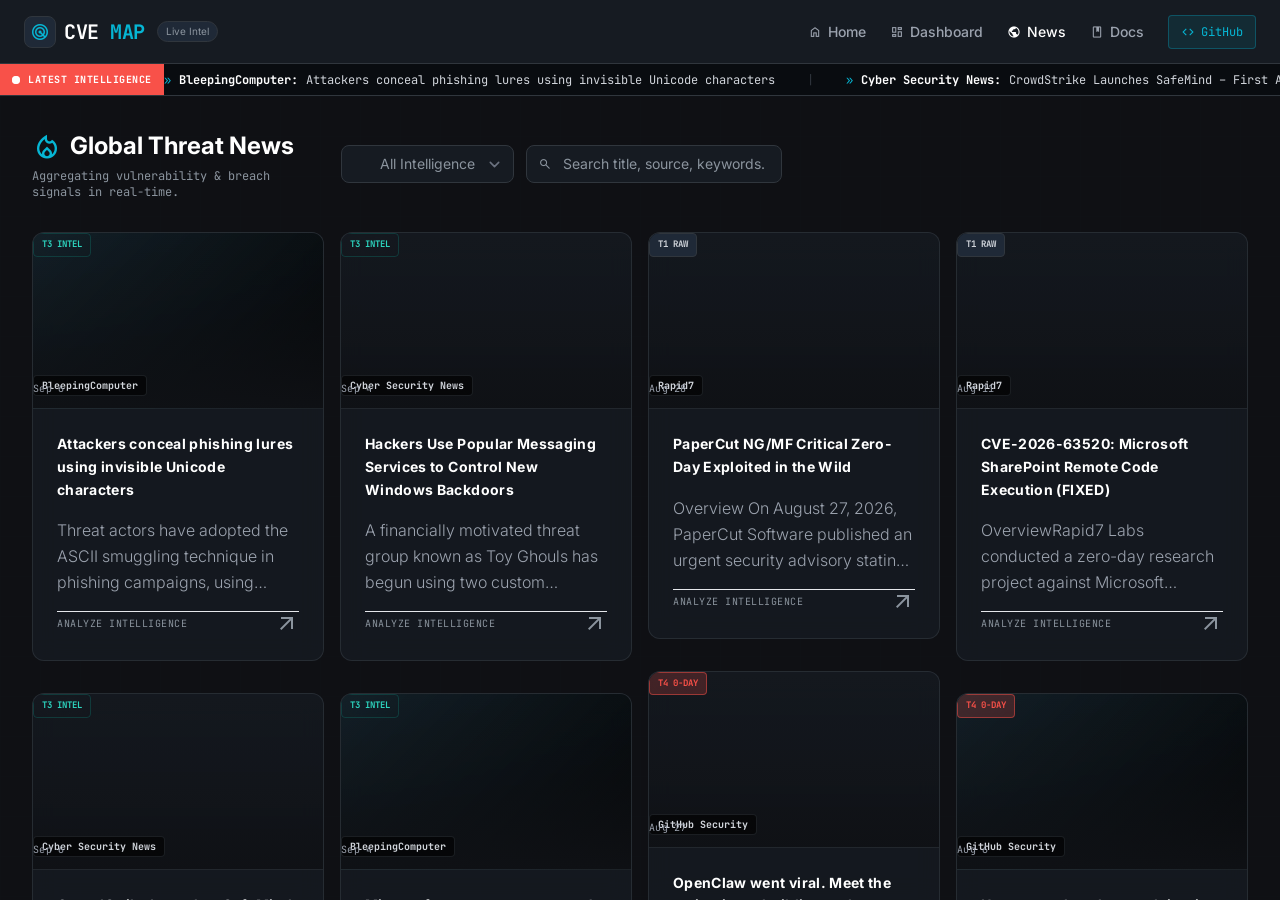
<file: news.html>
<!DOCTYPE html>
<html lang="en" class="dark">
<head>
  <meta charset="utf-8"/>
  <meta content="width=device-width, initial-scale=1.0" name="viewport"/>
  <title>CVE Map — Live Threat Intelligence</title>
  <meta name="description" content="Real-time Cybersecurity News and Threat Intelligence Feed aggregator."/>
  <meta name="keywords" content="Cybersecurity news, threat intelligence, zero day, exploit, hack, feed, live, CVE"/>
  <link rel="icon" type="image/svg+xml" href="favicon.svg"/>
  <link rel="shortcut icon" href="favicon.svg"/>
  
  <meta property="og:title" content="CVE Map — Live Threat Intelligence"/>
  <meta property="og:description" content="Real-time Cybersecurity News and Threat Intelligence Feed aggregator."/>
  <meta property="og:type" content="website"/>

  <link rel="preconnect" href="https://fonts.googleapis.com">
  <link rel="preconnect" href="https://fonts.gstatic.com" crossorigin>

  <link href="https://fonts.googleapis.com/css2?family=JetBrains+Mono:wght@300;400;500;700&family=Inter:wght@300;400;500;600;700&display=swap" rel="stylesheet"/>
  <link href="https://fonts.googleapis.com/css2?family=Material+Symbols+Outlined:opsz,wght,FILL,GRAD@24,400,0,0&display=swap" rel="stylesheet"/>
  
  <link rel="stylesheet" href="style.css"/>
  
  <style>
    ::-webkit-scrollbar { width: 5px; height: 5px; }
    ::-webkit-scrollbar-track { background: #0d1117; }
    ::-webkit-scrollbar-thumb { background: #30363d; border-radius: 4px; }
    ::-webkit-scrollbar-thumb:hover { background: #484f58; }

    .glass {
      background: rgba(22,27,34,0.85);
      backdrop-filter: blur(12px);
      -webkit-backdrop-filter: blur(12px);
      border: 1px solid rgba(48,54,61,0.7);
    }
    
    .bg-grid {
      background-size: 40px 40px;
      background-image: linear-gradient(to right, rgba(48, 54, 61, 0.4) 1px, transparent 1px),
                        linear-gradient(to bottom, rgba(48, 54, 61, 0.4) 1px, transparent 1px);
    }

    /* CSS Marquee animation for the ticker */
    .ticker-container {
      width: 100%;
      overflow: hidden;
      white-space: nowrap;
      position: relative;
    }
    
    .ticker-content {
      display: inline-block;
      animation: ticker 120s linear infinite;
    }
    
    @keyframes ticker {
      0% { transform: translateX(100vw); }
      100% { transform: translateX(-100%); }
    }

    /* Missing Tailwind classes for Masonry layout */
    .columns-1 { columns: 1; }
    @media (min-width: 768px) { .md\:columns-2 { columns: 2; } }
    @media (min-width: 1024px) { .lg\:columns-3 { columns: 3; } }
    @media (min-width: 1280px) { .xl\:columns-4 { columns: 4; } }
    .break-inside-avoid { break-inside: avoid; }
  </style>
</head>

<body class="dark bg-bg-dark text-gray-200 font-sans antialiased h-screen flex flex-col overflow-hidden">

  <!-- ===== HEADER ===== -->
  <header class="h-16 border-b border-border flex items-center justify-between px-6 bg-surface shrink-0 z-20 sticky top-0">
    <div class="flex items-center gap-2 group cursor-pointer" onclick="window.location.href='index.html'">
      <div class="relative flex items-center justify-center h-8 w-8 rounded-lg bg-surface-2 border border-border group-hover:border-primary/50 transition-colors">
        <span class="material-symbols-outlined text-primary text-xl relative z-10 transition-transform group-hover:scale-110">radar</span>
      </div>
      <h1 class="font-mono font-bold text-xl tracking-tight text-white group-hover:text-primary transition-colors">
        CVE <span class="text-primary">MAP</span>
      </h1>
      <span class="text-[10px] ml-1 px-2 py-0.5 rounded-full bg-surface-2 text-dim hidden sm:inline border border-border">
        Live Intel
      </span>
    </div>
    
    <!-- Desktop Nav -->
    <nav class="hidden md:flex items-center gap-6">
      <a href="index.html" class="text-sm font-medium text-gray-400 hover:text-white transition-colors flex items-center gap-1.5"><span class="material-symbols-outlined text-sm">home</span> Home</a>
      <a href="dashboard.html" class="text-sm font-medium text-gray-400 hover:text-white transition-colors flex items-center gap-1.5"><span class="material-symbols-outlined text-sm">dashboard</span> Dashboard</a>
      <a href="news.html" class="text-sm font-medium text-white transition-colors flex items-center gap-1.5"><span class="material-symbols-outlined text-sm">public</span> News</a>
      <a href="docs.html" class="text-sm font-medium text-gray-400 hover:text-white transition-colors flex items-center gap-1.5"><span class="material-symbols-outlined text-sm">book</span> Docs</a>
      <a href="https://github.com/yadavnikhil17102004/CVE-Intel" target="_blank" class="flex items-center gap-1.5 px-3 py-1.5 text-xs font-mono rounded bg-primary/10 border border-primary/30 hover:bg-primary/20 text-primary transition-colors">
        <span class="material-symbols-outlined text-sm">code</span> GitHub
      </a>
    </nav>
  </header>

  <!-- ===== LIVE TICKER ===== -->
  <div class="h-8 bg-black border-b border-border flex items-center z-10 shrink-0">
    <div class="bg-danger text-white text-[10px] font-bold font-mono px-3 h-full flex items-center tracking-wider z-10 shrink-0">
      <span class="relative flex h-2 w-2 mr-2">
        <span class="animate-ping absolute inline-flex h-full w-full rounded-full bg-white opacity-75"></span>
        <span class="relative inline-flex rounded-full h-2 w-2 bg-white"></span>
      </span>
      LATEST INTELLIGENCE
    </div>
    <div class="ticker-container flex-1 bg-surface-2/30 h-full flex items-center">
      <div id="live-ticker" class="ticker-content text-xs font-mono text-gray-300">
        <!-- Javascript populates this -->
        Loading live feed stream from global sensors...
      </div>
    </div>
  </div>

  <!-- ===== LAYOUT ===== -->
  <div class="flex flex-1 overflow-hidden relative">
    <div class="absolute inset-0 bg-grid opacity-[0.15] z-0 pointer-events-none"></div>

    <main class="flex-1 overflow-y-auto bg-bg-dark/80 z-10 p-6 md:p-8">
      
      <!-- Controls -->
      <div class="max-w-[1400px] mx-auto mb-8 flex flex-col md:flex-row md:items-center justify-between gap-4">
        <div>
          <h2 class="text-2xl font-bold text-white flex items-center gap-2">
             <span class="material-symbols-outlined text-primary text-3xl">local_fire_department</span>
             Global Threat News
          </h2>
          <p class="text-xs text-dim mt-1 font-mono">Aggregating vulnerability & breach signals in real-time.</p>
        </div>
        
        <div class="flex flex-col sm:flex-row sm:items-center gap-3 w-full lg:w-auto">
          <select id="tier-filter" class="w-full sm:w-auto bg-surface border border-border text-sm text-dim rounded-lg px-3 py-2 focus:outline-none focus:border-primary transition-colors cursor-pointer appearance-none text-center">
            <option value="all">All Intelligence</option>
            <option value="1">Tier 1: Raw Vulns</option>
            <option value="2">Tier 2: PoC Databases</option>
            <option value="3">Tier 3: Writeups</option>
            <option value="4">Tier 4: Bleeding-Edge</option>
            <option value="5">Tier 5: Hacker Social</option>
          </select>
          <div class="relative w-full sm:w-auto">
            <span class="material-symbols-outlined absolute left-3 top-1/2 -translate-y-1/2 text-dim text-sm">search</span>
            <input type="text" id="news-search" placeholder="Search title, source, keywords..." class="w-full sm:w-64 bg-surface border border-border text-sm text-white rounded-lg pl-9 pr-4 py-2 focus:outline-none focus:border-primary transition-colors placeholder-dim">
          </div>
        </div>
      </div>

      <!-- Loading / Status -->
      <div id="news-loading" class="text-center py-20">
        <span class="material-symbols-outlined text-4xl text-dim animate-pulse mb-4">radar</span>
        <p class="font-mono text-primary text-sm animate-pulse tracking-widest uppercase">Syncing Sensor Data...</p>
      </div>

      <!-- Masonry Layout for Articles -->
      <div id="news-grid" class="max-w-[1400px] mx-auto columns-1 md:columns-2 lg:columns-3 xl:columns-4 gap-8 pb-24 hidden">
        <!-- JS fills this -->
      </div>
      
    </main>
  </div> <!-- layout -->

  <script>
    let allArticles = [];
    let activeTier = 'all';

    // Simple time formatter
    function timeAgo(date) {
      const diff = (Date.now() - date.getTime()) / 1000;
      if (diff < 3600)  return Math.max(1, Math.round(diff / 60)) + 'm ago';
      if (diff < 86400) return Math.round(diff / 3600) + 'h ago';
      if (diff < 604800) return Math.round(diff / 86400) + 'd ago';
      return date.toLocaleDateString('en-US', { month:'short', day:'numeric' });
    }

    function getTierStyling(tier) {
        if (tier === 1) return { border: 'border-border group-hover:border-gray-500', badge: 'bg-surface-2 text-gray-300 border-border', label: 'T1 RAW' };
        if (tier === 2) return { border: 'border-blue-900/40 group-hover:border-blue-500/70', badge: 'bg-blue-900/20 text-blue-400 border-blue-800/50', label: 'T2 PoC' };
        if (tier === 3) return { border: 'border-teal-900/40 group-hover:border-teal-500/70', badge: 'bg-teal-900/20 text-teal-400 border-teal-800/50', label: 'T3 INTEL' };
        if (tier === 4) return { border: 'border-danger/40 group-hover:border-danger shadow-[0_0_15px_rgba(248,81,73,0.1)] group-hover:shadow-[0_0_25px_rgba(248,81,73,0.3)]', badge: 'bg-danger/20 text-danger border-danger/50 animate-pulse', label: 'T4 0-DAY' };
        if (tier === 5) return { border: 'border-purple-900/40 group-hover:border-purple-500/70', badge: 'bg-purple-900/20 text-purple-400 border-purple-800/50', label: 'T5 CHATTER' };
        
        // Fallback styling for untiered/legacy data
        return { border: 'border-border group-hover:border-primary/50', badge: 'bg-primary/10 text-primary border-primary/20', label: 'INTEL' };
    }

    function renderFeed(filterQuery = "") {
        const grid = document.getElementById('news-grid');
        const search = filterQuery.toLowerCase();
        
        const filtered = allArticles.filter(a => {
            const haystack = [
              a.title,
              a.description,
              a.source,
              a.link,
              String(a.tier),
              `tier ${a.tier}`,
              a.pub_date
            ].filter(Boolean).join(' ').toLowerCase();
            const matchesSearch = !search || haystack.includes(search);
            const matchesTier = activeTier === 'all' || a.tier == activeTier;
            return matchesSearch && matchesTier;
        });

        if (filtered.length === 0) {
            grid.innerHTML = '<div class="col-span-full text-center py-10 text-dim"><span class="material-symbols-outlined text-4xl mb-2">scan_delete</span><p>No intelligence matched your filters.</p></div>';
            return;
        }

        grid.innerHTML = filtered.map(article => {
            let age = "";
            try { age = timeAgo(new Date(article.pub_date)); } catch(e) { age = article.pub_date; }
            
            const styles = getTierStyling(article.tier);
            const borderClass = styles.border;

            const bgImage = article.image_url 
                ? `background-image: url('${article.image_url}');` 
                : `background: linear-gradient(135deg, rgba(6,182,212,0.05), rgba(0,0,0,0.8));`;

            return `
            <a href="${article.link}" target="_blank" class="glass rounded-xl overflow-hidden group transition-all duration-500 hover:-translate-y-1.5 hover:shadow-2xl ${borderClass} break-inside-avoid mb-8 w-full block relative bg-gradient-to-b from-transparent to-bg-dark/50">
                
                <!-- 16:9 Image Banner -->
                <div class="h-44 w-full relative bg-cover bg-center border-b border-border/50 shrink-0 transition-transform duration-700 group-hover:scale-[1.02]" style="${bgImage}">
                    <div class="absolute inset-0 bg-gradient-to-t from-bg-dark/95 via-bg-dark/40 to-transparent"></div>
                    
                    <span class="absolute top-4 left-5 text-[9px] font-mono font-bold backdrop-blur-md px-2 py-1 rounded border z-10 shadow-lg ${styles.badge}">${styles.label}</span>
                    <span class="absolute bottom-3 left-5 text-[10px] font-mono font-bold text-gray-300 bg-black/60 backdrop-blur-md px-2 py-0.5 rounded border border-border/50 z-10">${article.source}</span>
                    <span class="absolute bottom-3 right-5 text-[10px] text-gray-400 font-mono z-10 tracking-wide">${age}</span>
                </div>
                
                <!-- Content Body -->
                <div class="p-6 flex flex-col flex-1 gap-4 relative">
                    <h3 class="text-sm font-bold text-white group-hover:text-primary transition-colors leading-relaxed tracking-wide">
                        ${article.title}
                    </h3>
                    <p class="text-[12px] text-gray-400 line-clamp-3 leading-relaxed flex-1 font-light">
                        ${article.description}
                    </p>
                    <div class="mt-2 pt-4 border-t border-border/40 flex items-center justify-between text-xs text-dim group-hover:text-gray-300 transition-colors mt-auto">
                        <span class="flex items-center gap-2 font-mono text-[10px] uppercase tracking-wider">
                            ${article.tier === 4 ? '<span class="text-danger flex items-center gap-1"><span class="w-1.5 h-1.5 rounded-full bg-danger animate-pulse"></span> High Priority Event</span>' : 'Analyze intelligence'}
                        </span>
                        <span class="material-symbols-outlined text-[16px] group-hover:text-primary transition-colors group-hover:translate-x-0.5 group-hover:-translate-y-0.5">arrow_outward</span>
                    </div>
                </div>
            </a>
            `;
        }).join('');
    }

    function renderTicker() {
        if(allArticles.length === 0) return;
        const ticker = document.getElementById('live-ticker');
        const latest = allArticles.slice(0, 8); // Top 8 items for ticker
        
        let tickerHTML = latest.map(a => `<span class="text-primary mr-2">»</span><span class="text-white font-bold mr-2">${a.source}:</span>${a.title}`).join('<span class="mx-8 text-border">|</span>');
        
        // Duplicate it to make continuous seamless scrolling easier visually
        ticker.innerHTML = tickerHTML + '<span class="mx-8 text-border">|</span>' + tickerHTML;
    }

    async function init() {
      try {
        const res = await fetch('data/news.json');
        if (!res.ok) throw new Error('API Error');
        const data = await res.json();
        allArticles = data.articles || [];
        
        document.getElementById('news-loading').classList.add('hidden');
        document.getElementById('news-grid').classList.remove('hidden');
        
        renderFeed();
        renderTicker();

        // Search listener
        document.getElementById('news-search').addEventListener('input', (e) => {
            renderFeed(e.target.value);
        });

        // Tier Filter listener
        document.getElementById('tier-filter').addEventListener('change', (e) => {
            activeTier = e.target.value;
            renderFeed(document.getElementById('news-search').value);
        });

      } catch (err) {
        document.getElementById('news-loading').innerHTML = '<span class="material-symbols-outlined text-4xl text-danger mb-4">error</span><p class="font-mono text-danger text-sm">System Offline: Unable to connect to intelligence backend.</p>';
      }
    }

    document.addEventListener('DOMContentLoaded', init);
  </script>
</body>
</html>
</file>
<file: style.css>
*,:after,:before{--tw-border-spacing-x:0;--tw-border-spacing-y:0;--tw-translate-x:0;--tw-translate-y:0;--tw-rotate:0;--tw-skew-x:0;--tw-skew-y:0;--tw-scale-x:1;--tw-scale-y:1;--tw-pan-x: ;--tw-pan-y: ;--tw-pinch-zoom: ;--tw-scroll-snap-strictness:proximity;--tw-gradient-from-position: ;--tw-gradient-via-position: ;--tw-gradient-to-position: ;--tw-ordinal: ;--tw-slashed-zero: ;--tw-numeric-figure: ;--tw-numeric-spacing: ;--tw-numeric-fraction: ;--tw-ring-inset: ;--tw-ring-offset-width:0px;--tw-ring-offset-color:#fff;--tw-ring-color:rgba(59,130,246,.5);--tw-ring-offset-shadow:0 0 #0000;--tw-ring-shadow:0 0 #0000;--tw-shadow:0 0 #0000;--tw-shadow-colored:0 0 #0000;--tw-blur: ;--tw-brightness: ;--tw-contrast: ;--tw-grayscale: ;--tw-hue-rotate: ;--tw-invert: ;--tw-saturate: ;--tw-sepia: ;--tw-drop-shadow: ;--tw-backdrop-blur: ;--tw-backdrop-brightness: ;--tw-backdrop-contrast: ;--tw-backdrop-grayscale: ;--tw-backdrop-hue-rotate: ;--tw-backdrop-invert: ;--tw-backdrop-opacity: ;--tw-backdrop-saturate: ;--tw-backdrop-sepia: ;--tw-contain-size: ;--tw-contain-layout: ;--tw-contain-paint: ;--tw-contain-style: }::backdrop{--tw-border-spacing-x:0;--tw-border-spacing-y:0;--tw-translate-x:0;--tw-translate-y:0;--tw-rotate:0;--tw-skew-x:0;--tw-skew-y:0;--tw-scale-x:1;--tw-scale-y:1;--tw-pan-x: ;--tw-pan-y: ;--tw-pinch-zoom: ;--tw-scroll-snap-strictness:proximity;--tw-gradient-from-position: ;--tw-gradient-via-position: ;--tw-gradient-to-position: ;--tw-ordinal: ;--tw-slashed-zero: ;--tw-numeric-figure: ;--tw-numeric-spacing: ;--tw-numeric-fraction: ;--tw-ring-inset: ;--tw-ring-offset-width:0px;--tw-ring-offset-color:#fff;--tw-ring-color:rgba(59,130,246,.5);--tw-ring-offset-shadow:0 0 #0000;--tw-ring-shadow:0 0 #0000;--tw-shadow:0 0 #0000;--tw-shadow-colored:0 0 #0000;--tw-blur: ;--tw-brightness: ;--tw-contrast: ;--tw-grayscale: ;--tw-hue-rotate: ;--tw-invert: ;--tw-saturate: ;--tw-sepia: ;--tw-drop-shadow: ;--tw-backdrop-blur: ;--tw-backdrop-brightness: ;--tw-backdrop-contrast: ;--tw-backdrop-grayscale: ;--tw-backdrop-hue-rotate: ;--tw-backdrop-invert: ;--tw-backdrop-opacity: ;--tw-backdrop-saturate: ;--tw-backdrop-sepia: ;--tw-contain-size: ;--tw-contain-layout: ;--tw-contain-paint: ;--tw-contain-style: }/*! tailwindcss v3.4.17 | MIT License | https://tailwindcss.com*/*,:after,:before{border:0 solid #e5e7eb;box-sizing:border-box}:after,:before{--tw-content:""}:host,html{line-height:1.5;-webkit-text-size-adjust:100%;font-family:Inter,sans-serif;font-feature-settings:normal;font-variation-settings:normal;-moz-tab-size:4;-o-tab-size:4;tab-size:4;-webkit-tap-highlight-color:transparent}body{line-height:inherit;margin:0}hr{border-top-width:1px;color:inherit;height:0}abbr:where([title]){-webkit-text-decoration:underline dotted;text-decoration:underline dotted}h1,h2,h3,h4,h5,h6{font-size:inherit;font-weight:inherit}a{color:inherit;text-decoration:inherit}b,strong{font-weight:bolder}code,kbd,pre,samp{font-family:JetBrains Mono,monospace;font-feature-settings:normal;font-size:1em;font-variation-settings:normal}small{font-size:80%}sub,sup{font-size:75%;line-height:0;position:relative;vertical-align:baseline}sub{bottom:-.25em}sup{top:-.5em}table{border-collapse:collapse;border-color:inherit;text-indent:0}button,input,optgroup,select,textarea{color:inherit;font-family:inherit;font-feature-settings:inherit;font-size:100%;font-variation-settings:inherit;font-weight:inherit;letter-spacing:inherit;line-height:inherit;margin:0;padding:0}button,select{text-transform:none}button,input:where([type=button]),input:where([type=reset]),input:where([type=submit]){-webkit-appearance:button;background-color:transparent;background-image:none}:-moz-focusring{outline:auto}:-moz-ui-invalid{box-shadow:none}progress{vertical-align:baseline}::-webkit-inner-spin-button,::-webkit-outer-spin-button{height:auto}[type=search]{-webkit-appearance:textfield;outline-offset:-2px}::-webkit-search-decoration{-webkit-appearance:none}::-webkit-file-upload-button{-webkit-appearance:button;font:inherit}summary{display:list-item}blockquote,dd,dl,figure,h1,h2,h3,h4,h5,h6,hr,p,pre{margin:0}fieldset{margin:0}fieldset,legend{padding:0}menu,ol,ul{list-style:none;margin:0;padding:0}dialog{padding:0}textarea{resize:vertical}input::-moz-placeholder,textarea::-moz-placeholder{color:#9ca3af;opacity:1}input::placeholder,textarea::placeholder{color:#9ca3af;opacity:1}[role=button],button{cursor:pointer}:disabled{cursor:default}audio,canvas,embed,iframe,img,object,svg,video{display:block;vertical-align:middle}img,video{height:auto;max-width:100%}[hidden]:where(:not([hidden=until-found])){display:none}[multiple],[type=date],[type=datetime-local],[type=email],[type=month],[type=number],[type=password],[type=search],[type=tel],[type=text],[type=time],[type=url],[type=week],input:where(:not([type])),select,textarea{-webkit-appearance:none;-moz-appearance:none;appearance:none;background-color:#fff;border-color:#6b7280;border-radius:0;border-width:1px;font-size:1rem;line-height:1.5rem;padding:.5rem .75rem;--tw-shadow:0 0 #0000}[multiple]:focus,[type=date]:focus,[type=datetime-local]:focus,[type=email]:focus,[type=month]:focus,[type=number]:focus,[type=password]:focus,[type=search]:focus,[type=tel]:focus,[type=text]:focus,[type=time]:focus,[type=url]:focus,[type=week]:focus,input:where(:not([type])):focus,select:focus,textarea:focus{outline:2px solid transparent;outline-offset:2px;--tw-ring-inset:var(--tw-empty,/*!*/ /*!*/);--tw-ring-offset-width:0px;--tw-ring-offset-color:#fff;--tw-ring-color:#2563eb;--tw-ring-offset-shadow:var(--tw-ring-inset) 0 0 0 var(--tw-ring-offset-width) var(--tw-ring-offset-color);--tw-ring-shadow:var(--tw-ring-inset) 0 0 0 calc(1px + var(--tw-ring-offset-width)) var(--tw-ring-color);border-color:#2563eb;box-shadow:var(--tw-ring-offset-shadow),var(--tw-ring-shadow),var(--tw-shadow)}input::-moz-placeholder,textarea::-moz-placeholder{color:#6b7280;opacity:1}input::placeholder,textarea::placeholder{color:#6b7280;opacity:1}::-webkit-datetime-edit-fields-wrapper{padding:0}::-webkit-date-and-time-value{min-height:1.5em;text-align:inherit}::-webkit-datetime-edit{display:inline-flex}::-webkit-datetime-edit,::-webkit-datetime-edit-day-field,::-webkit-datetime-edit-hour-field,::-webkit-datetime-edit-meridiem-field,::-webkit-datetime-edit-millisecond-field,::-webkit-datetime-edit-minute-field,::-webkit-datetime-edit-month-field,::-webkit-datetime-edit-second-field,::-webkit-datetime-edit-year-field{padding-bottom:0;padding-top:0}select{background-image:url("data:image/svg+xml;charset=utf-8,%3Csvg xmlns='http://www.w3.org/2000/svg' fill='none' viewBox='0 0 20 20'%3E%3Cpath stroke='%236b7280' stroke-linecap='round' stroke-linejoin='round' stroke-width='1.5' d='m6 8 4 4 4-4'/%3E%3C/svg%3E");background-position:right .5rem center;background-repeat:no-repeat;background-size:1.5em 1.5em;padding-right:2.5rem;-webkit-print-color-adjust:exact;print-color-adjust:exact}[multiple],[size]:where(select:not([size="1"])){background-image:none;background-position:0 0;background-repeat:unset;background-size:initial;padding-right:.75rem;-webkit-print-color-adjust:unset;print-color-adjust:unset}[type=checkbox],[type=radio]{-webkit-appearance:none;-moz-appearance:none;appearance:none;background-color:#fff;background-origin:border-box;border-color:#6b7280;border-width:1px;color:#2563eb;display:inline-block;flex-shrink:0;height:1rem;padding:0;-webkit-print-color-adjust:exact;print-color-adjust:exact;-webkit-user-select:none;-moz-user-select:none;user-select:none;vertical-align:middle;width:1rem;--tw-shadow:0 0 #0000}[type=checkbox]{border-radius:0}[type=radio]{border-radius:100%}[type=checkbox]:focus,[type=radio]:focus{outline:2px solid transparent;outline-offset:2px;--tw-ring-inset:var(--tw-empty,/*!*/ /*!*/);--tw-ring-offset-width:2px;--tw-ring-offset-color:#fff;--tw-ring-color:#2563eb;--tw-ring-offset-shadow:var(--tw-ring-inset) 0 0 0 var(--tw-ring-offset-width) var(--tw-ring-offset-color);--tw-ring-shadow:var(--tw-ring-inset) 0 0 0 calc(2px + var(--tw-ring-offset-width)) var(--tw-ring-color);box-shadow:var(--tw-ring-offset-shadow),var(--tw-ring-shadow),var(--tw-shadow)}[type=checkbox]:checked,[type=radio]:checked{background-color:currentColor;background-position:50%;background-repeat:no-repeat;background-size:100% 100%;border-color:transparent}[type=checkbox]:checked{background-image:url("data:image/svg+xml;charset=utf-8,%3Csvg xmlns='http://www.w3.org/2000/svg' fill='%23fff' viewBox='0 0 16 16'%3E%3Cpath d='M12.207 4.793a1 1 0 0 1 0 1.414l-5 5a1 1 0 0 1-1.414 0l-2-2a1 1 0 0 1 1.414-1.414L6.5 9.086l4.293-4.293a1 1 0 0 1 1.414 0'/%3E%3C/svg%3E")}@media (forced-colors:active) {[type=checkbox]:checked{-webkit-appearance:auto;-moz-appearance:auto;appearance:auto}}[type=radio]:checked{background-image:url("data:image/svg+xml;charset=utf-8,%3Csvg xmlns='http://www.w3.org/2000/svg' fill='%23fff' viewBox='0 0 16 16'%3E%3Ccircle cx='8' cy='8' r='3'/%3E%3C/svg%3E")}@media (forced-colors:active) {[type=radio]:checked{-webkit-appearance:auto;-moz-appearance:auto;appearance:auto}}[type=checkbox]:checked:focus,[type=checkbox]:checked:hover,[type=radio]:checked:focus,[type=radio]:checked:hover{background-color:currentColor;border-color:transparent}[type=checkbox]:indeterminate{background-color:currentColor;background-image:url("data:image/svg+xml;charset=utf-8,%3Csvg xmlns='http://www.w3.org/2000/svg' fill='none' viewBox='0 0 16 16'%3E%3Cpath stroke='%23fff' stroke-linecap='round' stroke-linejoin='round' stroke-width='2' d='M4 8h8'/%3E%3C/svg%3E");background-position:50%;background-repeat:no-repeat;background-size:100% 100%;border-color:transparent}@media (forced-colors:active) {[type=checkbox]:indeterminate{-webkit-appearance:auto;-moz-appearance:auto;appearance:auto}}[type=checkbox]:indeterminate:focus,[type=checkbox]:indeterminate:hover{background-color:currentColor;border-color:transparent}[type=file]{background:unset;border-color:inherit;border-radius:0;border-width:0;font-size:unset;line-height:inherit;padding:0}[type=file]:focus{outline:1px solid ButtonText;outline:1px auto -webkit-focus-ring-color}.pointer-events-none{pointer-events:none}.static{position:static}.fixed{position:fixed}.absolute{position:absolute}.relative{position:relative}.sticky{position:sticky}.inset-0{inset:0}.bottom-0{bottom:0}.bottom-3{bottom:.75rem}.bottom-6{bottom:1.5rem}.left-0{left:0}.left-1\/2{left:50%}.left-2\.5{left:.625rem}.left-3{left:.75rem}.left-4{left:1rem}.right-0{right:0}.right-4{right:1rem}.right-6{right:1.5rem}.top-0{top:0}.top-1\/2{top:50%}.z-0{z-index:0}.z-10{z-index:10}.z-20{z-index:20}.z-50{z-index:50}.col-span-2{grid-column:span 2/span 2}.col-span-3{grid-column:span 3/span 3}.col-span-5{grid-column:span 5/span 5}.col-span-full{grid-column:1/-1}.-m-1{margin:-.25rem}.-mx-1{margin-left:-.25rem;margin-right:-.25rem}.mx-8{margin-left:2rem;margin-right:2rem}.mx-auto{margin-left:auto;margin-right:auto}.mb-1{margin-bottom:.25rem}.mb-1\.5{margin-bottom:.375rem}.mb-2{margin-bottom:.5rem}.mb-2\.5{margin-bottom:.625rem}.mb-3{margin-bottom:.75rem}.mb-4{margin-bottom:1rem}.mb-8{margin-bottom:2rem}.ml-1{margin-left:.25rem}.ml-2{margin-left:.5rem}.ml-4{margin-left:1rem}.ml-auto{margin-left:auto}.mr-1\.5{margin-right:.375rem}.mr-2{margin-right:.5rem}.mt-0\.5{margin-top:.125rem}.mt-1{margin-top:.25rem}.mt-2{margin-top:.5rem}.mt-24{margin-top:6rem}.mt-auto{margin-top:auto}.line-clamp-3{display:-webkit-box;overflow:hidden;-webkit-box-orient:vertical;-webkit-line-clamp:3}.block{display:block}.inline-block{display:inline-block}.flex{display:flex}.inline-flex{display:inline-flex}.grid{display:grid}.hidden{display:none}.h-1{height:.25rem}.h-1\.5{height:.375rem}.h-14{height:3.5rem}.h-16{height:4rem}.h-2{height:.5rem}.h-2\.5{height:.625rem}.h-32{height:8rem}.h-36{height:9rem}.h-4{height:1rem}.h-40{height:10rem}.h-44{height:11rem}.h-48{height:12rem}.h-5{height:1.25rem}.h-64{height:16rem}.h-7{height:1.75rem}.h-8{height:2rem}.h-\[340px\]{height:340px}.h-\[400px\]{height:400px}.h-full{height:100%}.h-screen{height:100vh}.max-h-52{max-height:13rem}.min-h-\[16px\]{min-height:16px}.min-h-screen{min-height:100vh}.w-1\.5{width:.375rem}.w-2{width:.5rem}.w-2\.5{width:.625rem}.w-3\/4{width:75%}.w-36{width:9rem}.w-48{width:12rem}.w-56{width:14rem}.w-64{width:16rem}.w-7{width:1.75rem}.w-72{width:18rem}.w-8{width:2rem}.w-\[800px\]{width:800px}.w-full{width:100%}.w-px{width:1px}.min-w-0{min-width:0}.max-w-2xl{max-width:42rem}.max-w-4xl{max-width:56rem}.max-w-6xl{max-width:72rem}.max-w-7xl{max-width:80rem}.max-w-\[1400px\]{max-width:1400px}.max-w-sm{max-width:24rem}.max-w-xs{max-width:20rem}.flex-1{flex:1 1 0%}.shrink-0{flex-shrink:0}.-translate-x-1\/2{--tw-translate-x:-50%}.-translate-x-1\/2,.-translate-y-1\/2{transform:translate(var(--tw-translate-x),var(--tw-translate-y)) rotate(var(--tw-rotate)) skewX(var(--tw-skew-x)) skewY(var(--tw-skew-y)) scaleX(var(--tw-scale-x)) scaleY(var(--tw-scale-y))}.-translate-y-1\/2{--tw-translate-y:-50%}.translate-y-24{--tw-translate-y:6rem}.transform,.translate-y-24{transform:translate(var(--tw-translate-x),var(--tw-translate-y)) rotate(var(--tw-rotate)) skewX(var(--tw-skew-x)) skewY(var(--tw-skew-y)) scaleX(var(--tw-scale-x)) scaleY(var(--tw-scale-y))}@keyframes ping{75%,to{opacity:0;transform:scale(2)}}.animate-ping{animation:ping 1s cubic-bezier(0,0,.2,1) infinite}@keyframes pulse{50%{opacity:.5}}.animate-pulse{animation:pulse 2s cubic-bezier(.4,0,.6,1) infinite}.cursor-pointer{cursor:pointer}.list-inside{list-style-position:inside}.list-disc{list-style-type:disc}.appearance-none{-webkit-appearance:none;-moz-appearance:none;appearance:none}.grid-cols-1{grid-template-columns:repeat(1,minmax(0,1fr))}.grid-cols-12{grid-template-columns:repeat(12,minmax(0,1fr))}.grid-cols-2{grid-template-columns:repeat(2,minmax(0,1fr))}.grid-cols-3{grid-template-columns:repeat(3,minmax(0,1fr))}.flex-col{flex-direction:column}.flex-wrap{flex-wrap:wrap}.items-start{align-items:flex-start}.items-center{align-items:center}.items-baseline{align-items:baseline}.justify-center{justify-content:center}.justify-between{justify-content:space-between}.gap-0\.5{gap:.125rem}.gap-1{gap:.25rem}.gap-1\.5{gap:.375rem}.gap-2{gap:.5rem}.gap-2\.5{gap:.625rem}.gap-3{gap:.75rem}.gap-4{gap:1rem}.gap-5{gap:1.25rem}.gap-6{gap:1.5rem}.gap-x-2{-moz-column-gap:.5rem;column-gap:.5rem}.gap-y-1{row-gap:.25rem}.space-y-1>:not([hidden])~:not([hidden]){--tw-space-y-reverse:0;margin-bottom:calc(.25rem*var(--tw-space-y-reverse));margin-top:calc(.25rem*(1 - var(--tw-space-y-reverse)))}.space-y-1\.5>:not([hidden])~:not([hidden]){--tw-space-y-reverse:0;margin-bottom:calc(.375rem*var(--tw-space-y-reverse));margin-top:calc(.375rem*(1 - var(--tw-space-y-reverse)))}.space-y-12>:not([hidden])~:not([hidden]){--tw-space-y-reverse:0;margin-bottom:calc(3rem*var(--tw-space-y-reverse));margin-top:calc(3rem*(1 - var(--tw-space-y-reverse)))}.space-y-2>:not([hidden])~:not([hidden]){--tw-space-y-reverse:0;margin-bottom:calc(.5rem*var(--tw-space-y-reverse));margin-top:calc(.5rem*(1 - var(--tw-space-y-reverse)))}.space-y-3>:not([hidden])~:not([hidden]){--tw-space-y-reverse:0;margin-bottom:calc(.75rem*var(--tw-space-y-reverse));margin-top:calc(.75rem*(1 - var(--tw-space-y-reverse)))}.space-y-4>:not([hidden])~:not([hidden]){--tw-space-y-reverse:0;margin-bottom:calc(1rem*var(--tw-space-y-reverse));margin-top:calc(1rem*(1 - var(--tw-space-y-reverse)))}.space-y-6>:not([hidden])~:not([hidden]){--tw-space-y-reverse:0;margin-bottom:calc(1.5rem*var(--tw-space-y-reverse));margin-top:calc(1.5rem*(1 - var(--tw-space-y-reverse)))}.divide-y>:not([hidden])~:not([hidden]){--tw-divide-y-reverse:0;border-bottom-width:calc(1px*var(--tw-divide-y-reverse));border-top-width:calc(1px*(1 - var(--tw-divide-y-reverse)))}.divide-border\/25>:not([hidden])~:not([hidden]){border-color:rgba(48,54,61,.25)}.overflow-hidden{overflow:hidden}.overflow-x-auto{overflow-x:auto}.overflow-y-auto{overflow-y:auto}.overflow-x-hidden{overflow-x:hidden}.truncate{overflow:hidden;text-overflow:ellipsis;white-space:nowrap}.break-all{word-break:break-all}.rounded{border-radius:.25rem}.rounded-full{border-radius:9999px}.rounded-lg{border-radius:.5rem}.rounded-sm{border-radius:.125rem}.rounded-xl{border-radius:.75rem}.rounded-b-xl{border-bottom-left-radius:.75rem;border-bottom-right-radius:.75rem}.border{border-width:1px}.border-0{border-width:0}.border-b{border-bottom-width:1px}.border-l{border-left-width:1px}.border-l-2{border-left-width:2px}.border-l-4{border-left-width:4px}.border-r{border-right-width:1px}.border-t{border-top-width:1px}.border-blue-800\/50{border-color:rgba(30,64,175,.5)}.border-border{--tw-border-opacity:1;border-color:rgb(48 54 61/var(--tw-border-opacity,1))}.border-border\/50{border-color:rgba(48,54,61,.5)}.border-border\/60{border-color:rgba(48,54,61,.6)}.border-cyan-800\/50{border-color:rgba(21,94,117,.5)}.border-danger\/40{border-color:rgba(248,81,73,.4)}.border-danger\/50{border-color:rgba(248,81,73,.5)}.border-green-500\/40{border-color:rgba(34,197,94,.4)}.border-green-900\/30{border-color:rgba(20,83,45,.3)}.border-indigo-800\/50{border-color:rgba(55,48,163,.5)}.border-orange-800\/50{border-color:rgba(154,52,18,.5)}.border-orange-900\/30{border-color:rgba(124,45,18,.3)}.border-primary{--tw-border-opacity:1;border-color:rgb(6 182 212/var(--tw-border-opacity,1))}.border-primary\/20{border-color:rgba(6,182,212,.2)}.border-primary\/30{border-color:rgba(6,182,212,.3)}.border-primary\/50{border-color:rgba(6,182,212,.5)}.border-purple-800\/50{border-color:rgba(107,33,168,.5)}.border-red-500\/40{border-color:rgba(239,68,68,.4)}.border-red-800\/50{border-color:rgba(153,27,27,.5)}.border-red-900\/30{border-color:rgba(127,29,29,.3)}.border-success\/20{border-color:rgba(46,160,67,.2)}.border-teal-800\/50{border-color:rgba(17,94,89,.5)}.border-transparent{border-color:transparent}.border-warning\/40{border-color:rgba(210,153,34,.4)}.border-warning\/50{border-color:rgba(210,153,34,.5)}.border-yellow-500\/40{border-color:rgba(234,179,8,.4)}.border-yellow-800\/50{border-color:rgba(133,77,14,.5)}.border-yellow-900\/30{border-color:rgba(113,63,18,.3)}.border-l-danger{--tw-border-opacity:1;border-left-color:rgb(248 81 73/var(--tw-border-opacity,1))}.border-l-primary{--tw-border-opacity:1;border-left-color:rgb(6 182 212/var(--tw-border-opacity,1))}.border-l-purple-500{--tw-border-opacity:1;border-left-color:rgb(168 85 247/var(--tw-border-opacity,1))}.bg-\[\#161b22\]{--tw-bg-opacity:1;background-color:rgb(22 27 34/var(--tw-bg-opacity,1))}.bg-bg-dark{--tw-bg-opacity:1;background-color:rgb(15 17 21/var(--tw-bg-opacity,1))}.bg-bg-dark\/80{background-color:rgba(15,17,21,.8)}.bg-black{--tw-bg-opacity:1;background-color:rgb(0 0 0/var(--tw-bg-opacity,1))}.bg-black\/30{background-color:rgba(0,0,0,.3)}.bg-black\/60{background-color:rgba(0,0,0,.6)}.bg-blue-900\/30{background-color:rgba(30,58,138,.3)}.bg-border\/50{background-color:rgba(48,54,61,.5)}.bg-cyan-900\/30{background-color:rgba(22,78,99,.3)}.bg-danger{--tw-bg-opacity:1;background-color:rgb(248 81 73/var(--tw-bg-opacity,1))}.bg-danger\/20{background-color:rgba(248,81,73,.2)}.bg-gray-500{--tw-bg-opacity:1;background-color:rgb(107 114 128/var(--tw-bg-opacity,1))}.bg-gray-600{--tw-bg-opacity:1;background-color:rgb(75 85 99/var(--tw-bg-opacity,1))}.bg-gray-700{--tw-bg-opacity:1;background-color:rgb(55 65 81/var(--tw-bg-opacity,1))}.bg-gray-800{--tw-bg-opacity:1;background-color:rgb(31 41 55/var(--tw-bg-opacity,1))}.bg-green-500\/10{background-color:rgba(34,197,94,.1)}.bg-green-500\/20{background-color:rgba(34,197,94,.2)}.bg-indigo-900\/30{background-color:rgba(49,46,129,.3)}.bg-orange-500{--tw-bg-opacity:1;background-color:rgb(249 115 22/var(--tw-bg-opacity,1))}.bg-orange-500\/10{background-color:rgba(249,115,22,.1)}.bg-orange-900\/30{background-color:rgba(124,45,18,.3)}.bg-primary{--tw-bg-opacity:1;background-color:rgb(6 182 212/var(--tw-bg-opacity,1))}.bg-primary\/10{background-color:rgba(6,182,212,.1)}.bg-primary\/20{background-color:rgba(6,182,212,.2)}.bg-primary\/5{background-color:rgba(6,182,212,.05)}.bg-purple-500{--tw-bg-opacity:1;background-color:rgb(168 85 247/var(--tw-bg-opacity,1))}.bg-purple-900\/30{background-color:rgba(88,28,135,.3)}.bg-red-500\/10{background-color:rgba(239,68,68,.1)}.bg-red-500\/20{background-color:rgba(239,68,68,.2)}.bg-red-600{--tw-bg-opacity:1;background-color:rgb(220 38 38/var(--tw-bg-opacity,1))}.bg-red-900\/30{background-color:rgba(127,29,29,.3)}.bg-red-900\/5{background-color:rgba(127,29,29,.05)}.bg-success{--tw-bg-opacity:1;background-color:rgb(46 160 67/var(--tw-bg-opacity,1))}.bg-success\/10{background-color:rgba(46,160,67,.1)}.bg-surface{--tw-bg-opacity:1;background-color:rgb(22 27 34/var(--tw-bg-opacity,1))}.bg-surface-2{--tw-bg-opacity:1;background-color:rgb(31 41 55/var(--tw-bg-opacity,1))}.bg-surface-2\/20{background-color:rgba(31,41,55,.2)}.bg-surface-2\/30{background-color:rgba(31,41,55,.3)}.bg-teal-900\/30{background-color:rgba(19,78,74,.3)}.bg-transparent{background-color:transparent}.bg-warning{--tw-bg-opacity:1;background-color:rgb(210 153 34/var(--tw-bg-opacity,1))}.bg-warning\/20{background-color:rgba(210,153,34,.2)}.bg-white{--tw-bg-opacity:1;background-color:rgb(255 255 255/var(--tw-bg-opacity,1))}.bg-yellow-500\/10{background-color:rgba(234,179,8,.1)}.bg-yellow-500\/20{background-color:rgba(234,179,8,.2)}.bg-yellow-900\/30{background-color:rgba(113,63,18,.3)}.bg-gradient-to-r{background-image:linear-gradient(to right,var(--tw-gradient-stops))}.bg-gradient-to-t{background-image:linear-gradient(to top,var(--tw-gradient-stops))}.bg-gradient-to-tr{background-image:linear-gradient(to top right,var(--tw-gradient-stops))}.from-bg-dark\/95{--tw-gradient-from:rgba(15,17,21,.95) var(--tw-gradient-from-position);--tw-gradient-to:rgba(15,17,21,0) var(--tw-gradient-to-position);--tw-gradient-stops:var(--tw-gradient-from),var(--tw-gradient-to)}.from-primary{--tw-gradient-from:#06b6d4 var(--tw-gradient-from-position);--tw-gradient-to:rgba(6,182,212,0) var(--tw-gradient-to-position);--tw-gradient-stops:var(--tw-gradient-from),var(--tw-gradient-to)}.from-surface{--tw-gradient-from:#161b22 var(--tw-gradient-from-position);--tw-gradient-to:rgba(22,27,34,0) var(--tw-gradient-to-position);--tw-gradient-stops:var(--tw-gradient-from),var(--tw-gradient-to)}.via-bg-dark\/40{--tw-gradient-to:rgba(15,17,21,0) var(--tw-gradient-to-position);--tw-gradient-stops:var(--tw-gradient-from),rgba(15,17,21,.4) var(--tw-gradient-via-position),var(--tw-gradient-to)}.via-surface\/80{--tw-gradient-to:rgba(22,27,34,0) var(--tw-gradient-to-position);--tw-gradient-stops:var(--tw-gradient-from),rgba(22,27,34,.8) var(--tw-gradient-via-position),var(--tw-gradient-to)}.to-blue-500{--tw-gradient-to:#3b82f6 var(--tw-gradient-to-position)}.to-purple-500{--tw-gradient-to:#a855f7 var(--tw-gradient-to-position)}.to-transparent{--tw-gradient-to:transparent var(--tw-gradient-to-position)}.bg-cover{background-size:cover}.bg-clip-text{-webkit-background-clip:text;background-clip:text}.bg-center{background-position:50%}.p-1{padding:.25rem}.p-2{padding:.5rem}.p-3{padding:.75rem}.p-4{padding:1rem}.p-5{padding:1.25rem}.p-6{padding:1.5rem}.px-1{padding-left:.25rem;padding-right:.25rem}.px-1\.5{padding-left:.375rem;padding-right:.375rem}.px-2{padding-left:.5rem;padding-right:.5rem}.px-2\.5{padding-left:.625rem;padding-right:.625rem}.px-3{padding-left:.75rem;padding-right:.75rem}.px-4{padding-left:1rem;padding-right:1rem}.px-5{padding-left:1.25rem;padding-right:1.25rem}.px-6{padding-left:1.5rem;padding-right:1.5rem}.px-8{padding-left:2rem;padding-right:2rem}.py-0\.5{padding-bottom:.125rem;padding-top:.125rem}.py-1{padding-bottom:.25rem;padding-top:.25rem}.py-1\.5{padding-bottom:.375rem;padding-top:.375rem}.py-10{padding-bottom:2.5rem;padding-top:2.5rem}.py-14{padding-bottom:3.5rem;padding-top:3.5rem}.py-16{padding-bottom:4rem;padding-top:4rem}.py-2{padding-bottom:.5rem;padding-top:.5rem}.py-2\.5{padding-bottom:.625rem;padding-top:.625rem}.py-20{padding-bottom:5rem;padding-top:5rem}.py-3{padding-bottom:.75rem;padding-top:.75rem}.py-3\.5{padding-bottom:.875rem;padding-top:.875rem}.py-4{padding-bottom:1rem;padding-top:1rem}.py-6{padding-bottom:1.5rem;padding-top:1.5rem}.pb-1{padding-bottom:.25rem}.pb-16{padding-bottom:4rem}.pb-2{padding-bottom:.5rem}.pb-20{padding-bottom:5rem}.pb-24{padding-bottom:6rem}.pb-3{padding-bottom:.75rem}.pl-8{padding-left:2rem}.pl-9{padding-left:2.25rem}.pr-1{padding-right:.25rem}.pr-3{padding-right:.75rem}.pr-4{padding-right:1rem}.pt-10{padding-top:2.5rem}.pt-16{padding-top:4rem}.pt-2{padding-top:.5rem}.pt-3{padding-top:.75rem}.pt-6{padding-top:1.5rem}.text-left{text-align:left}.text-center{text-align:center}.text-right{text-align:right}.font-mono{font-family:JetBrains Mono,monospace}.font-sans{font-family:Inter,sans-serif}.text-2xl{font-size:1.5rem;line-height:2rem}.text-3xl{font-size:1.875rem;line-height:2.25rem}.text-4xl{font-size:2.25rem;line-height:2.5rem}.text-5xl{font-size:3rem;line-height:1}.text-\[10px\]{font-size:10px}.text-\[11px\]{font-size:11px}.text-\[13px\]{font-size:13px}.text-\[14px\]{font-size:14px}.text-\[18px\]{font-size:18px}.text-\[8px\]{font-size:8px}.text-\[9px\]{font-size:9px}.text-base{font-size:1rem;line-height:1.5rem}.text-lg{font-size:1.125rem;line-height:1.75rem}.text-sm{font-size:.875rem;line-height:1.25rem}.text-xl{font-size:1.25rem;line-height:1.75rem}.text-xs{font-size:.75rem;line-height:1rem}.font-bold{font-weight:700}.font-light{font-weight:300}.font-medium{font-weight:500}.font-normal{font-weight:400}.font-semibold{font-weight:600}.uppercase{text-transform:uppercase}.normal-case{text-transform:none}.italic{font-style:italic}.leading-relaxed{line-height:1.625}.leading-snug{line-height:1.375}.leading-tight{line-height:1.25}.tracking-normal{letter-spacing:0}.tracking-tight{letter-spacing:-.025em}.tracking-tighter{letter-spacing:-.05em}.tracking-wide{letter-spacing:.025em}.tracking-wider{letter-spacing:.05em}.tracking-widest{letter-spacing:.1em}.text-bg-dark{--tw-text-opacity:1;color:rgb(15 17 21/var(--tw-text-opacity,1))}.text-blue-400{--tw-text-opacity:1;color:rgb(96 165 250/var(--tw-text-opacity,1))}.text-border{--tw-text-opacity:1;color:rgb(48 54 61/var(--tw-text-opacity,1))}.text-cyan-400{--tw-text-opacity:1;color:rgb(34 211 238/var(--tw-text-opacity,1))}.text-danger{--tw-text-opacity:1;color:rgb(248 81 73/var(--tw-text-opacity,1))}.text-dim{--tw-text-opacity:1;color:rgb(139 148 158/var(--tw-text-opacity,1))}.text-gray-200{--tw-text-opacity:1;color:rgb(229 231 235/var(--tw-text-opacity,1))}.text-gray-300{--tw-text-opacity:1;color:rgb(209 213 219/var(--tw-text-opacity,1))}.text-gray-400{--tw-text-opacity:1;color:rgb(156 163 175/var(--tw-text-opacity,1))}.text-gray-500{--tw-text-opacity:1;color:rgb(107 114 128/var(--tw-text-opacity,1))}.text-indigo-400{--tw-text-opacity:1;color:rgb(129 140 248/var(--tw-text-opacity,1))}.text-orange-400{--tw-text-opacity:1;color:rgb(251 146 60/var(--tw-text-opacity,1))}.text-primary{--tw-text-opacity:1;color:rgb(6 182 212/var(--tw-text-opacity,1))}.text-purple-400{--tw-text-opacity:1;color:rgb(192 132 252/var(--tw-text-opacity,1))}.text-purple-500{--tw-text-opacity:1;color:rgb(168 85 247/var(--tw-text-opacity,1))}.text-red-400{--tw-text-opacity:1;color:rgb(248 113 113/var(--tw-text-opacity,1))}.text-success{--tw-text-opacity:1;color:rgb(46 160 67/var(--tw-text-opacity,1))}.text-teal-400{--tw-text-opacity:1;color:rgb(45 212 191/var(--tw-text-opacity,1))}.text-transparent{color:transparent}.text-warning{--tw-text-opacity:1;color:rgb(210 153 34/var(--tw-text-opacity,1))}.text-white{--tw-text-opacity:1;color:rgb(255 255 255/var(--tw-text-opacity,1))}.text-yellow-400{--tw-text-opacity:1;color:rgb(250 204 21/var(--tw-text-opacity,1))}.antialiased{-webkit-font-smoothing:antialiased;-moz-osx-font-smoothing:grayscale}.placeholder-dim::-moz-placeholder{--tw-placeholder-opacity:1;color:rgb(139 148 158/var(--tw-placeholder-opacity,1))}.placeholder-dim::placeholder{--tw-placeholder-opacity:1;color:rgb(139 148 158/var(--tw-placeholder-opacity,1))}.placeholder-gray-500::-moz-placeholder{--tw-placeholder-opacity:1;color:rgb(107 114 128/var(--tw-placeholder-opacity,1))}.placeholder-gray-500::placeholder{--tw-placeholder-opacity:1;color:rgb(107 114 128/var(--tw-placeholder-opacity,1))}.opacity-0{opacity:0}.opacity-50{opacity:.5}.opacity-75{opacity:.75}.opacity-\[0\.15\]{opacity:.15}.shadow-\[0_0_20px_rgba\(6\2c 182\2c 212\2c 0\.4\)\]{--tw-shadow:0 0 20px rgba(6,182,212,.4);--tw-shadow-colored:0 0 20px var(--tw-shadow-color);box-shadow:var(--tw-ring-offset-shadow,0 0 #0000),var(--tw-ring-shadow,0 0 #0000),var(--tw-shadow)}.shadow-\[0_0_6px_rgba\(248\2c 81\2c 73\2c 0\.7\)\]{--tw-shadow:0 0 6px rgba(248,81,73,.7);--tw-shadow-colored:0 0 6px var(--tw-shadow-color)}.shadow-\[0_0_6px_rgba\(248\2c 81\2c 73\2c 0\.7\)\],.shadow-xl{box-shadow:var(--tw-ring-offset-shadow,0 0 #0000),var(--tw-ring-shadow,0 0 #0000),var(--tw-shadow)}.shadow-xl{--tw-shadow:0 20px 25px -5px rgba(0,0,0,.1),0 8px 10px -6px rgba(0,0,0,.1);--tw-shadow-colored:0 20px 25px -5px var(--tw-shadow-color),0 8px 10px -6px var(--tw-shadow-color)}.outline-none{outline:2px solid transparent;outline-offset:2px}.blur{--tw-blur:blur(8px)}.blur,.blur-\[100px\]{filter:var(--tw-blur) var(--tw-brightness) var(--tw-contrast) var(--tw-grayscale) var(--tw-hue-rotate) var(--tw-invert) var(--tw-saturate) var(--tw-sepia) var(--tw-drop-shadow)}.blur-\[100px\]{--tw-blur:blur(100px)}.blur-md{--tw-blur:blur(12px)}.blur-md,.filter{filter:var(--tw-blur) var(--tw-brightness) var(--tw-contrast) var(--tw-grayscale) var(--tw-hue-rotate) var(--tw-invert) var(--tw-saturate) var(--tw-sepia) var(--tw-drop-shadow)}.backdrop-blur-md{--tw-backdrop-blur:blur(12px)}.backdrop-blur-md,.backdrop-blur-xl{-webkit-backdrop-filter:var(--tw-backdrop-blur) var(--tw-backdrop-brightness) var(--tw-backdrop-contrast) var(--tw-backdrop-grayscale) var(--tw-backdrop-hue-rotate) var(--tw-backdrop-invert) var(--tw-backdrop-opacity) var(--tw-backdrop-saturate) var(--tw-backdrop-sepia);backdrop-filter:var(--tw-backdrop-blur) var(--tw-backdrop-brightness) var(--tw-backdrop-contrast) var(--tw-backdrop-grayscale) var(--tw-backdrop-hue-rotate) var(--tw-backdrop-invert) var(--tw-backdrop-opacity) var(--tw-backdrop-saturate) var(--tw-backdrop-sepia)}.backdrop-blur-xl{--tw-backdrop-blur:blur(24px)}.backdrop-filter{-webkit-backdrop-filter:var(--tw-backdrop-blur) var(--tw-backdrop-brightness) var(--tw-backdrop-contrast) var(--tw-backdrop-grayscale) var(--tw-backdrop-hue-rotate) var(--tw-backdrop-invert) var(--tw-backdrop-opacity) var(--tw-backdrop-saturate) var(--tw-backdrop-sepia);backdrop-filter:var(--tw-backdrop-blur) var(--tw-backdrop-brightness) var(--tw-backdrop-contrast) var(--tw-backdrop-grayscale) var(--tw-backdrop-hue-rotate) var(--tw-backdrop-invert) var(--tw-backdrop-opacity) var(--tw-backdrop-saturate) var(--tw-backdrop-sepia)}.transition{transition-duration:.15s;transition-property:color,background-color,border-color,text-decoration-color,fill,stroke,opacity,box-shadow,transform,filter,-webkit-backdrop-filter;transition-property:color,background-color,border-color,text-decoration-color,fill,stroke,opacity,box-shadow,transform,filter,backdrop-filter;transition-property:color,background-color,border-color,text-decoration-color,fill,stroke,opacity,box-shadow,transform,filter,backdrop-filter,-webkit-backdrop-filter;transition-timing-function:cubic-bezier(.4,0,.2,1)}.transition-all{transition-duration:.15s;transition-property:all;transition-timing-function:cubic-bezier(.4,0,.2,1)}.transition-colors{transition-duration:.15s;transition-property:color,background-color,border-color,text-decoration-color,fill,stroke;transition-timing-function:cubic-bezier(.4,0,.2,1)}.transition-opacity{transition-duration:.15s;transition-property:opacity;transition-timing-function:cubic-bezier(.4,0,.2,1)}.transition-transform{transition-duration:.15s;transition-property:transform;transition-timing-function:cubic-bezier(.4,0,.2,1)}.duration-300{transition-duration:.3s}.duration-500{transition-duration:.5s}.ease-in-out{transition-timing-function:cubic-bezier(.4,0,.2,1)}.marker\:text-primary ::marker{color:#06b6d4}.marker\:text-primary::marker{color:#06b6d4}.before\:absolute:before{content:var(--tw-content);position:absolute}.before\:-left-8:before{content:var(--tw-content);left:-2rem}.before\:bottom-0:before{bottom:0;content:var(--tw-content)}.before\:left-\[19px\]:before{content:var(--tw-content);left:19px}.before\:top-0:before{content:var(--tw-content);top:0}.before\:top-1\/2:before{content:var(--tw-content);top:50%}.before\:h-px:before{content:var(--tw-content);height:1px}.before\:w-8:before{content:var(--tw-content);width:2rem}.before\:w-px:before{content:var(--tw-content);width:1px}.before\:bg-border:before{content:var(--tw-content);--tw-bg-opacity:1;background-color:rgb(48 54 61/var(--tw-bg-opacity,1))}.hover\:-translate-y-1:hover{--tw-translate-y:-0.25rem;transform:translate(var(--tw-translate-x),var(--tw-translate-y)) rotate(var(--tw-rotate)) skewX(var(--tw-skew-x)) skewY(var(--tw-skew-y)) scaleX(var(--tw-scale-x)) scaleY(var(--tw-scale-y))}.hover\:border-border:hover{--tw-border-opacity:1;border-color:rgb(48 54 61/var(--tw-border-opacity,1))}.hover\:border-gray-500:hover{--tw-border-opacity:1;border-color:rgb(107 114 128/var(--tw-border-opacity,1))}.hover\:border-gray-600:hover{--tw-border-opacity:1;border-color:rgb(75 85 99/var(--tw-border-opacity,1))}.hover\:border-primary:hover{--tw-border-opacity:1;border-color:rgb(6 182 212/var(--tw-border-opacity,1))}.hover\:bg-primary:hover{--tw-bg-opacity:1;background-color:rgb(6 182 212/var(--tw-bg-opacity,1))}.hover\:bg-primary\/20:hover{background-color:rgba(6,182,212,.2)}.hover\:bg-primary\/90:hover{background-color:rgba(6,182,212,.9)}.hover\:bg-surface-2:hover{--tw-bg-opacity:1;background-color:rgb(31 41 55/var(--tw-bg-opacity,1))}.hover\:bg-surface-2\/50:hover{background-color:rgba(31,41,55,.5)}.hover\:text-primary:hover{--tw-text-opacity:1;color:rgb(6 182 212/var(--tw-text-opacity,1))}.hover\:text-white:hover{--tw-text-opacity:1;color:rgb(255 255 255/var(--tw-text-opacity,1))}.hover\:opacity-100:hover{opacity:1}.hover\:opacity-80:hover{opacity:.8}.hover\:shadow-\[0_0_30px_rgba\(6\2c 182\2c 212\2c 0\.6\)\]:hover{--tw-shadow:0 0 30px rgba(6,182,212,.6);--tw-shadow-colored:0 0 30px var(--tw-shadow-color)}.hover\:shadow-\[0_0_30px_rgba\(6\2c 182\2c 212\2c 0\.6\)\]:hover,.hover\:shadow-lg:hover{box-shadow:var(--tw-ring-offset-shadow,0 0 #0000),var(--tw-ring-shadow,0 0 #0000),var(--tw-shadow)}.hover\:shadow-lg:hover{--tw-shadow:0 10px 15px -3px rgba(0,0,0,.1),0 4px 6px -4px rgba(0,0,0,.1);--tw-shadow-colored:0 10px 15px -3px var(--tw-shadow-color),0 4px 6px -4px var(--tw-shadow-color)}.hover\:shadow-primary\/10:hover{--tw-shadow-color:rgba(6,182,212,.1);--tw-shadow:var(--tw-shadow-colored)}.focus\:border-primary:focus{--tw-border-opacity:1;border-color:rgb(6 182 212/var(--tw-border-opacity,1))}.focus\:outline-none:focus{outline:2px solid transparent;outline-offset:2px}.focus\:ring-1:focus{--tw-ring-offset-shadow:var(--tw-ring-inset) 0 0 0 var(--tw-ring-offset-width) var(--tw-ring-offset-color);--tw-ring-shadow:var(--tw-ring-inset) 0 0 0 calc(1px + var(--tw-ring-offset-width)) var(--tw-ring-color);box-shadow:var(--tw-ring-offset-shadow),var(--tw-ring-shadow),var(--tw-shadow,0 0 #0000)}.focus\:ring-primary:focus{--tw-ring-opacity:1;--tw-ring-color:rgb(6 182 212/var(--tw-ring-opacity,1))}.group:hover .group-hover\:scale-110{--tw-scale-x:1.1;--tw-scale-y:1.1;transform:translate(var(--tw-translate-x),var(--tw-translate-y)) rotate(var(--tw-rotate)) skewX(var(--tw-skew-x)) skewY(var(--tw-skew-y)) scaleX(var(--tw-scale-x)) scaleY(var(--tw-scale-y))}.group:hover .group-hover\:border-danger\/70{border-color:rgba(248,81,73,.7)}.group:hover .group-hover\:border-primary\/50{border-color:rgba(6,182,212,.5)}.group:hover .group-hover\:border-warning\/70{border-color:rgba(210,153,34,.7)}.group:hover .group-hover\:text-primary{--tw-text-opacity:1;color:rgb(6 182 212/var(--tw-text-opacity,1))}.group:hover .group-hover\:text-white{--tw-text-opacity:1;color:rgb(255 255 255/var(--tw-text-opacity,1))}.group:hover .group-hover\:opacity-100{opacity:1}@media (min-width:640px){.sm\:inline{display:inline}.sm\:w-64{width:16rem}.sm\:w-auto{width:auto}.sm\:grid-cols-3{grid-template-columns:repeat(3,minmax(0,1fr))}.sm\:flex-row{flex-direction:row}}@media (min-width:768px){.md\:block{display:block}.md\:flex{display:flex}.md\:hidden{display:none}.md\:grid-cols-2{grid-template-columns:repeat(2,minmax(0,1fr))}.md\:flex-row{flex-direction:row}.md\:items-center{align-items:center}.md\:p-10{padding:2.5rem}.md\:p-5{padding:1.25rem}.md\:p-8{padding:2rem}.md\:text-7xl{font-size:4.5rem;line-height:1}.md\:text-xl{font-size:1.25rem;line-height:1.75rem}}@media (min-width:1024px){.lg\:col-span-2{grid-column:span 2/span 2}.lg\:block{display:block}.lg\:flex{display:flex}.lg\:grid-cols-3{grid-template-columns:repeat(3,minmax(0,1fr))}}@media (min-width:1280px){.xl\:flex{display:flex}.xl\:w-56{width:14rem}.xl\:grid-cols-4{grid-template-columns:repeat(4,minmax(0,1fr))}}
</file>
